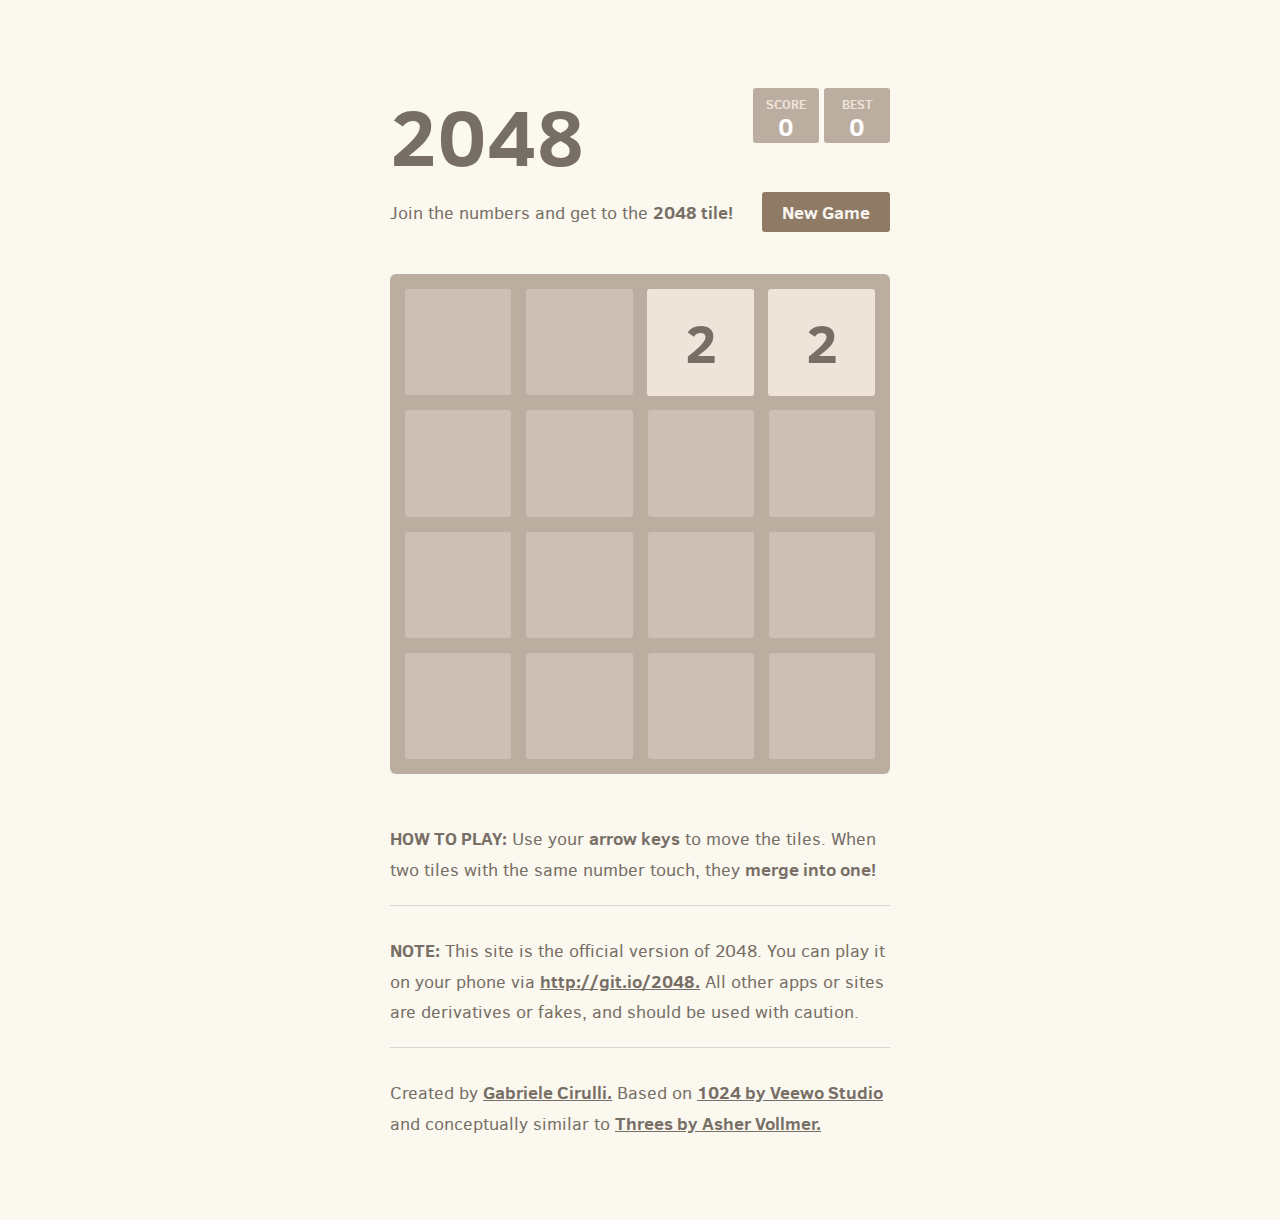
<file: games/2048/index.html>
<!DOCTYPE html>
<html>
<head>
  <meta charset="utf-8">
  <title>2048</title>

  <link href="style/main.css" rel="stylesheet" type="text/css">
  <link rel="shortcut icon" href="favicon.ico">
  <link rel="apple-touch-icon" href="meta/apple-touch-icon.png">
  <link rel="apple-touch-startup-image" href="meta/apple-touch-startup-image-640x1096.png" media="(device-width: 320px) and (device-height: 568px) and (-webkit-device-pixel-ratio: 2)"> <!-- iPhone 5+ -->
  <link rel="apple-touch-startup-image" href="meta/apple-touch-startup-image-640x920.png"  media="(device-width: 320px) and (device-height: 480px) and (-webkit-device-pixel-ratio: 2)"> <!-- iPhone, retina -->
  <meta name="apple-mobile-web-app-capable" content="yes">
  <meta name="apple-mobile-web-app-status-bar-style" content="black">

  <meta name="HandheldFriendly" content="True">
  <meta name="MobileOptimized" content="320">
  <meta name="viewport" content="width=device-width, target-densitydpi=160dpi, initial-scale=1.0, maximum-scale=1, user-scalable=no, minimal-ui">
</head>
<body>
  <div class="container">
    <div class="heading">
      <h1 class="title">2048</h1>
      <div class="scores-container">
        <div class="score-container">0</div>
        <div class="best-container">0</div>
      </div>
    </div>

    <div class="above-game">
      <p class="game-intro">Join the numbers and get to the <strong>2048 tile!</strong></p>
      <a class="restart-button">New Game</a>
    </div>

    <div class="game-container">
      <div class="game-message">
        <p></p>
        <div class="lower">
	        <a class="keep-playing-button">Keep going</a>
          <a class="retry-button">Try again</a>
        </div>
      </div>

      <div class="grid-container">
        <div class="grid-row">
          <div class="grid-cell"></div>
          <div class="grid-cell"></div>
          <div class="grid-cell"></div>
          <div class="grid-cell"></div>
        </div>
        <div class="grid-row">
          <div class="grid-cell"></div>
          <div class="grid-cell"></div>
          <div class="grid-cell"></div>
          <div class="grid-cell"></div>
        </div>
        <div class="grid-row">
          <div class="grid-cell"></div>
          <div class="grid-cell"></div>
          <div class="grid-cell"></div>
          <div class="grid-cell"></div>
        </div>
        <div class="grid-row">
          <div class="grid-cell"></div>
          <div class="grid-cell"></div>
          <div class="grid-cell"></div>
          <div class="grid-cell"></div>
        </div>
      </div>

      <div class="tile-container">

      </div>
    </div>

    <p class="game-explanation">
      <strong class="important">How to play:</strong> Use your <strong>arrow keys</strong> to move the tiles. When two tiles with the same number touch, they <strong>merge into one!</strong>
    </p>
    <hr>
    <p>
    <strong class="important">Note:</strong> This site is the official version of 2048. You can play it on your phone via <a href="http://git.io/2048">http://git.io/2048.</a> All other apps or sites are derivatives or fakes, and should be used with caution.
    </p>
    <hr>
    <p>
    Created by <a href="http://gabrielecirulli.com" target="_blank">Gabriele Cirulli.</a> Based on <a href="https://itunes.apple.com/us/app/1024!/id823499224" target="_blank">1024 by Veewo Studio</a> and conceptually similar to <a href="http://asherv.com/threes/" target="_blank">Threes by Asher Vollmer.</a>
    </p>
  </div>

  <script src="js/bind_polyfill.js"></script>
  <script src="js/classlist_polyfill.js"></script>
  <script src="js/animframe_polyfill.js"></script>
  <script src="js/keyboard_input_manager.js"></script>
  <script src="js/html_actuator.js"></script>
  <script src="js/grid.js"></script>
  <script src="js/tile.js"></script>
  <script src="js/local_storage_manager.js"></script>
  <script src="js/game_manager.js"></script>
  <script src="js/application.js"></script>
</body>
</html>
</file>
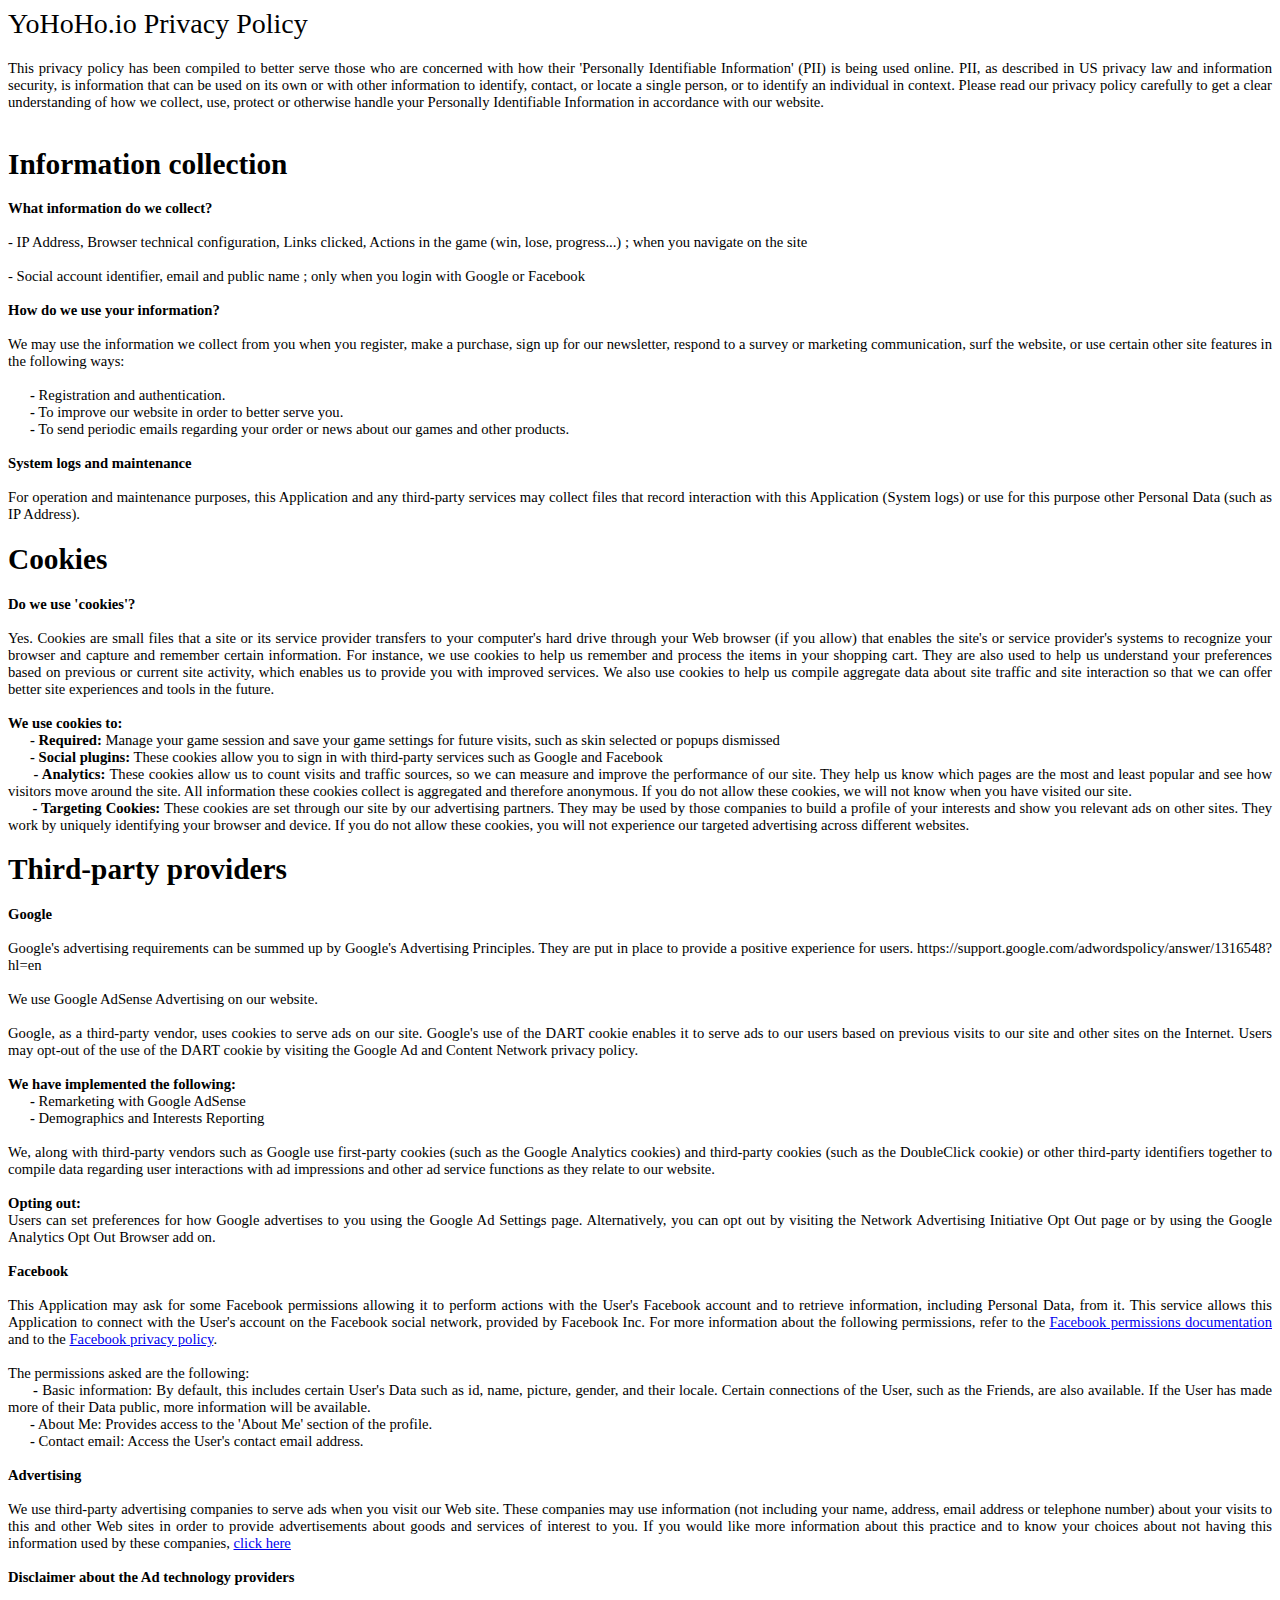
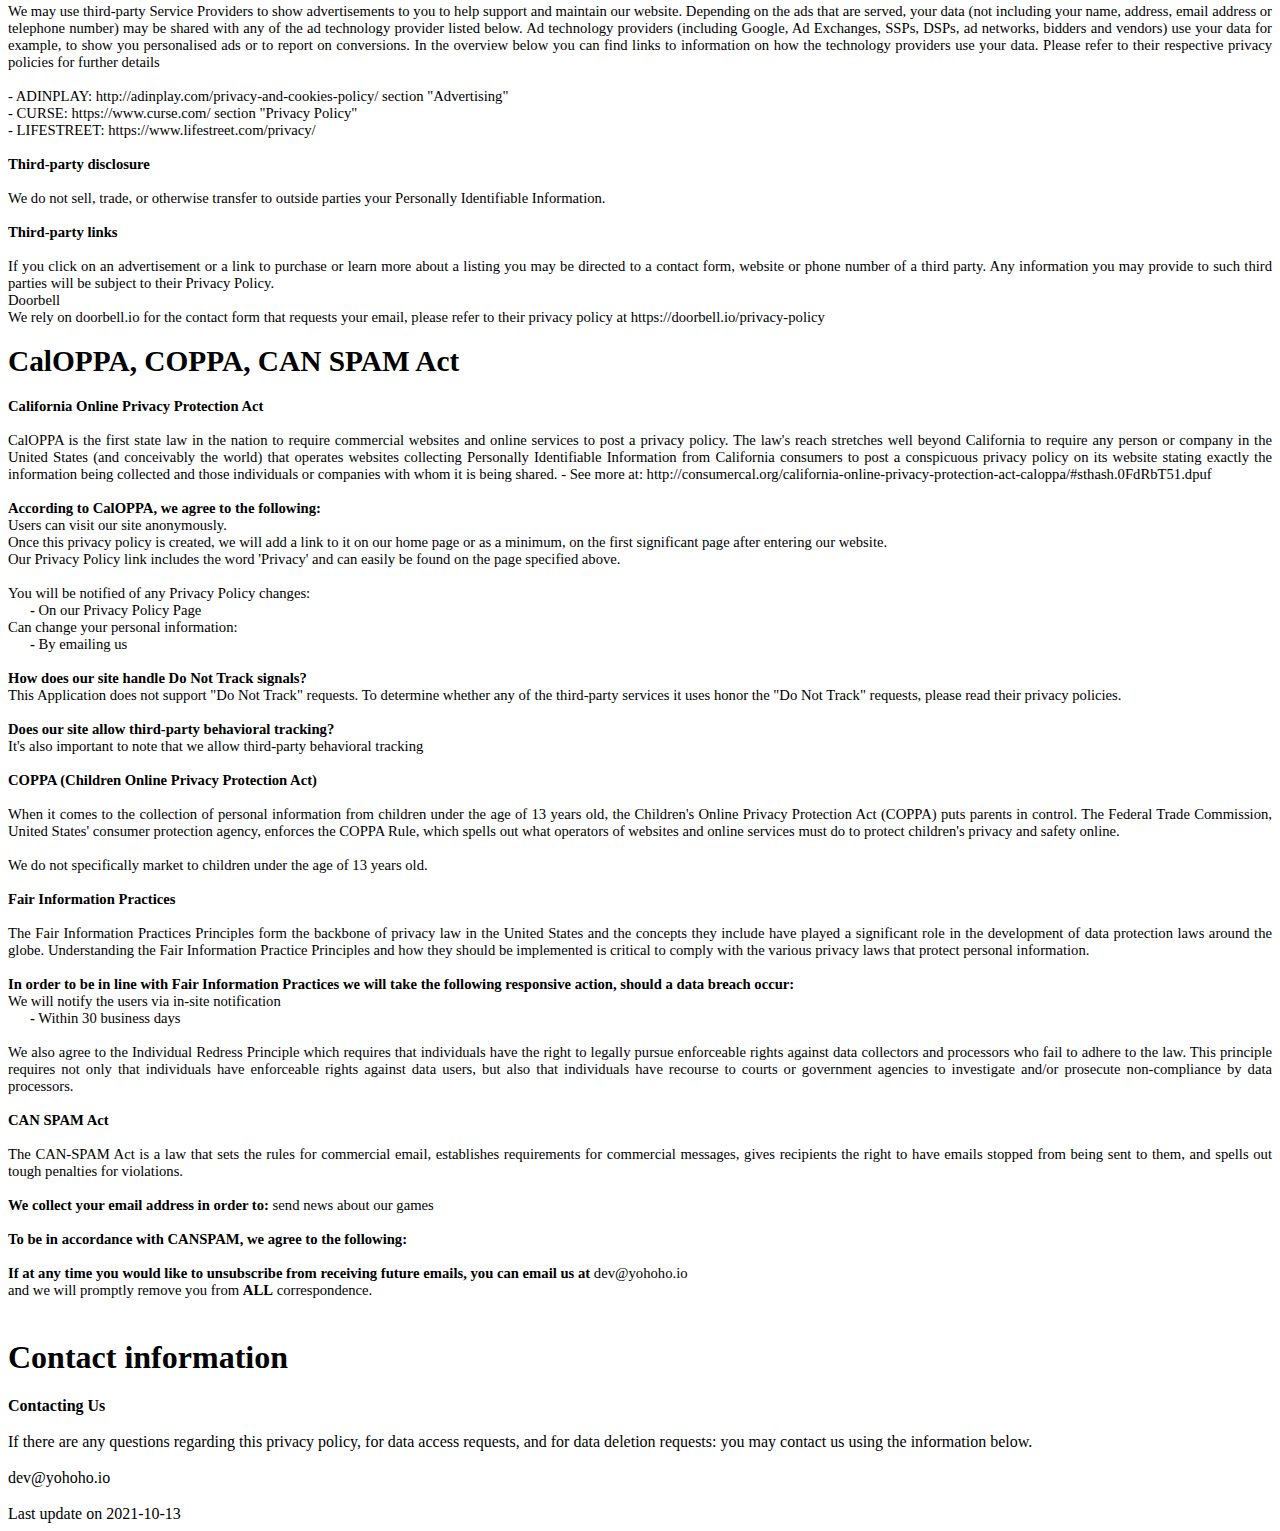
<file: games/yohoho/privacypolicy.html>
<html>

<head>
    <link rel="canonical" href="https://yohoho.io/privacypolicy.html" />
    <meta http-equiv="Content-Type" content="text/html; charset=utf-8">
    <style>
        #ppBody {
            font-size: 11pt;
            width: 100%;
            margin: 0 auto;
            text-align: justify;
        }

        #ppHeader {
            font-family: verdana;
            font-size: 21pt;
            width: 100%;
            margin: 0 auto;
        }

        .ppConsistencies {
            display: none;
        }

    </style>
</head>

<body>
    <div id="ppHeader">YoHoHo.io Privacy Policy</div>
    <div id="ppBody">
        <div class="ppConsistencies">
            <div class="col-2">
                <div class="quick-links text-center">Information Collection</div>
            </div>
            <div class="col-2">
                <div class="quick-links text-center">Information Usage</div>
            </div>
            <div class="col-2">
                <div class="quick-links text-center">Information Protection</div>
            </div>
            <div class="col-2">
                <div class="quick-links text-center">Cookie Usage</div>
            </div>
            <div class="col-2">
                <div class="quick-links text-center">3rd Party Disclosure</div>
            </div>
            <div class="col-2">
                <div class="quick-links text-center">3rd Party Links</div>
            </div>
            <div class="col-2"></div>
        </div>
        <div style="clear:both;height:10px;"></div>
        <div class="ppConsistencies">
            <div class="col-2">
                <div class="col-12 quick-links2 gen-text-center">Google AdSense</div>
            </div>
            <div class="col-2">
                <div class="col-12 quick-links2 gen-text-center"> Fair Information Practices
                    <div class="col-8 gen-text-left gen-xs-text-center" style="font-size:12px;position:relative;left:20px;">Fair information<br> Practices</div>
                </div>
            </div>
            <div class="col-2">
                <div class="col-12 quick-links2 gen-text-center coppa-pad"> COPPA </div>
            </div>
            <div class="col-2">
                <div class="col-12 quick-links2 quick4 gen-text-center caloppa-pad"> CalOPPA </div>
            </div>
            <div class="col-2">
                <div class="quick-links2 gen-text-center">Our Contact Information<br></div>
            </div>
        </div>
        <div style="clear:both;height:10px;"></div>
        <div class="innerText">This privacy policy has been compiled to better serve those who are concerned with how their 'Personally Identifiable Information' (PII) is being used online. PII, as described in US privacy law and information security, is information that can be used on its own or with other information to identify, contact, or locate a single person, or to identify an individual in context. Please read our privacy policy carefully to get a clear understanding of how we collect, use, protect or otherwise handle your Personally Identifiable Information in accordance with our website.<br></div><span id="infoCo"></span><br>

        <h1>Information collection</h1>
        <div class="grayText"><strong>What information do we collect?</strong></div><br>
        <div class="innerText">- IP Address, Browser technical configuration, Links clicked, Actions in the game (win, lose, progress...) ; when you navigate on the site</div><br>
        <div class="innerText">- Social account identifier, email and public name ; only when you login with Google or Facebook</div><br>
        <div class="grayText"><strong>How do we use your information? </strong></div><br>
        <div class="innerText"> We may use the information we collect from you when you register, make a purchase, sign up for our newsletter, respond to a survey or marketing communication, surf the website, or use certain other site features in the following ways:<br><br></div>
        <div class="innerText">&nbsp;&nbsp;&nbsp;&nbsp;&nbsp; <strong>-</strong> Registration and authentication.</div>
        <div class="innerText">&nbsp;&nbsp;&nbsp;&nbsp;&nbsp; <strong>-</strong> To improve our website in order to better serve you.</div>
        <div class="innerText">&nbsp;&nbsp;&nbsp;&nbsp;&nbsp; <strong>-</strong> To send periodic emails regarding your order or news about our games and other products.</div><br>
        <div class="blueText"><strong>System logs and maintenance</strong></div><br>
        <div class="innerText">For operation and maintenance purposes, this Application and any third-party services may collect files that record interaction with this Application (System logs) or use for this purpose other Personal Data (such as IP Address).</div>

        <h1 id="cookies">Cookies</h1>
        <div class="grayText"><strong>Do we use 'cookies'?</strong></div><br>
        <div class="innerText">Yes. Cookies are small files that a site or its service provider transfers to your computer's hard drive through your Web browser (if you allow) that enables the site's or service provider's systems to recognize your browser and capture and remember certain information. For instance, we use cookies to help us remember and process the items in your shopping cart. They are also used to help us understand your preferences based on previous or current site activity, which enables us to provide you with improved services. We also use cookies to help us compile aggregate data about site traffic and site interaction so that we can offer better site experiences and tools in the future.</div>
        <div class="innerText"><br><strong>We use cookies to:</strong></div>
        <div class="innerText">&nbsp;&nbsp;&nbsp;&nbsp;&nbsp; <strong>- Required:</strong> Manage your game session and save your game settings for future visits, such as skin selected or popups dismissed</div>
        <div class="innerText">&nbsp;&nbsp;&nbsp;&nbsp;&nbsp; <strong>- Social plugins:</strong> These cookies allow you to sign in with third-party services such as Google and Facebook</div>
        <div class="innerText">&nbsp;&nbsp;&nbsp;&nbsp;&nbsp; <strong>- Analytics:</strong> These cookies allow us to count visits and traffic sources, so we can measure and improve the performance of our site. They help us know which pages are the most and least popular and see how visitors move around the site. All information these cookies collect is aggregated and therefore anonymous. If you do not allow these cookies, we will not know when you have visited our site.</div>
        <div class="innerText">&nbsp;&nbsp;&nbsp;&nbsp;&nbsp; <strong>- Targeting Cookies:</strong> These cookies are set through our site by our advertising partners. They may be used by those companies to build a profile of your interests and show you relevant ads on other sites. They work by uniquely identifying your browser and device. If you do not allow these cookies, you will not experience our targeted advertising across different websites.</div>


        <h1>Third-party providers</h1>
        <div class="blueText"><strong>Google</strong></div><br>
        <div class="innerText">Google's advertising requirements can be summed up by Google's Advertising Principles. They are put in place to provide a positive experience for users. https://support.google.com/adwordspolicy/answer/1316548?hl=en <br><br></div>
        <div class="innerText">We use Google AdSense Advertising on our website.</div>
        <div class="innerText"><br>Google, as a third-party vendor, uses cookies to serve ads on our site. Google's use of the DART cookie enables it to serve ads to our users based on previous visits to our site and other sites on the Internet. Users may opt-out of the use of the DART cookie by visiting the Google Ad and Content Network privacy policy.<br></div>
        <div class="innerText"><br><strong>We have implemented the following:</strong></div>
        <div class="innerText">&nbsp;&nbsp;&nbsp;&nbsp;&nbsp; <strong>-</strong> Remarketing with Google AdSense</div>
        <div class="innerText">&nbsp;&nbsp;&nbsp;&nbsp;&nbsp; <strong>-</strong> Demographics and Interests Reporting</div><br>
        <div class="innerText">We, along with third-party vendors such as Google use first-party cookies (such as the Google Analytics cookies) and third-party cookies (such as the DoubleClick cookie) or other third-party identifiers together to compile data regarding user interactions with ad impressions and other ad service functions as they relate to our website. </div>
        <div class="innerText"><br><strong>Opting out:</strong><br>Users can set preferences for how Google advertises to you using the Google Ad Settings page. Alternatively, you can opt out by visiting the Network Advertising Initiative Opt Out page or by using the Google Analytics Opt Out Browser add on.</div><span id="calOppa"></span><br>

        <div class="blueText"><strong>Facebook</strong></div><br>
        <div class="innerText">This Application may ask for some Facebook permissions allowing it to perform actions with the User's Facebook account and to retrieve information, including Personal Data, from it. This service allows this Application to connect with the User's account on the Facebook social network, provided by Facebook Inc. For more information about the following permissions, refer to the <a href="https://developers.facebook.com/docs/authentication/permissions/">Facebook permissions documentation</a> and to the <a href="https://www.facebook.com/about/privacy/">Facebook privacy policy</a>.<br><br></div>
        <div class="innerText">The permissions asked are the following:</div>
        <div class="innerText">&nbsp;&nbsp;&nbsp;&nbsp;&nbsp; <strong>-</strong> Basic information: By default, this includes certain User's Data such as id, name, picture, gender, and their locale. Certain connections of the User, such as the Friends, are also available. If the User has made more of their Data public, more information will be available.</div>
        <div class="innerText">&nbsp;&nbsp;&nbsp;&nbsp;&nbsp; <strong>-</strong> About Me: Provides access to the 'About Me' section of the profile.</div>
        <div class="innerText">&nbsp;&nbsp;&nbsp;&nbsp;&nbsp; <strong>-</strong> Contact email: Access the User's contact email address.</div><br>
        <div class="blueText"><strong>Advertising</strong></div><br>
        <div class="innerText">We use third-party advertising companies to serve ads when you visit our Web site. These companies may use information (not including your name, address, email address or telephone number) about your visits to this and other Web sites in order to provide advertisements about goods and services of interest to you. If you would like more information about this practice and to know your choices about not having this information used by these companies, <a href="http://www.networkadvertising.org/managing/opt_out.asp" target="_blank">click here</a><br><br></div>
        <div class="blueText"><strong>Disclaimer about the Ad technology providers</strong></div><br>
        <div class="innerText">We may use third-party Service Providers to show advertisements to you to help support and maintain our website. Depending on the ads that are served, your data (not including your name, address, email address or telephone number) may be shared with any of the ad technology provider listed below. Ad technology providers (including Google, Ad Exchanges, SSPs, DSPs, ad networks, bidders and vendors) use your data for example, to show you personalised ads or to report on conversions. In the overview below you can find links to information on how the technology providers use your data. Please refer to their respective privacy policies for further details</div><br>
        <div class="innerText">- ADINPLAY: http://adinplay.com/privacy-and-cookies-policy/ section "Advertising"</div>
        <div class="innerText">- CURSE: https://www.curse.com/ section "Privacy Policy"</div>
        <div class="innerText">- LIFESTREET: https://www.lifestreet.com/privacy/</div><br>
        <div class="grayText"><strong>Third-party disclosure</strong></div><br>
        <div class="innerText">We do not sell, trade, or otherwise transfer to outside parties your Personally Identifiable Information.</div><span id="trLi"></span><br>
        <div class="grayText"><strong>Third-party links</strong></div><br>
        <div class="innerText">If you click on an advertisement or a link to purchase or learn more about a listing you may be directed to a contact form, website or phone number of a third party. Any information you may provide to such third parties will be subject to their Privacy Policy.</div><span id="gooAd"></span>
        <div class="grayText">Doorbell</div>
        <div class="innerText">We rely on doorbell.io for the contact form that requests your email, please refer to their privacy policy at https://doorbell.io/privacy-policy</div>

        <h1>CalOPPA, COPPA, CAN SPAM Act</h1>
        <div class="blueText"><strong>California Online Privacy Protection Act</strong></div><br>
        <div class="innerText">CalOPPA is the first state law in the nation to require commercial websites and online services to post a privacy policy. The law's reach stretches well beyond California to require any person or company in the United States (and conceivably the world) that operates websites collecting Personally Identifiable Information from California consumers to post a conspicuous privacy policy on its website stating exactly the information being collected and those individuals or companies with whom it is being shared. - See more at: http://consumercal.org/california-online-privacy-protection-act-caloppa/#sthash.0FdRbT51.dpuf<br></div>
        <div class="innerText"><br><strong>According to CalOPPA, we agree to the following:</strong><br></div>
        <div class="innerText">Users can visit our site anonymously.</div>
        <div class="innerText">Once this privacy policy is created, we will add a link to it on our home page or as a minimum, on the first significant page after entering our website.<br></div>
        <div class="innerText">Our Privacy Policy link includes the word 'Privacy' and can easily be found on the page specified above.</div>
        <div class="innerText"><br>You will be notified of any Privacy Policy changes:</div>
        <div class="innerText">&nbsp;&nbsp;&nbsp;&nbsp;&nbsp; <strong>-</strong> On our Privacy Policy Page<br></div>
        <div class="innerText">Can change your personal information:</div>
        <div class="innerText">&nbsp;&nbsp;&nbsp;&nbsp;&nbsp; <strong>-</strong> By emailing us</div>
        <div class="innerText"><br><strong>How does our site handle Do Not Track signals?</strong><br></div>
        <div class="innerText">This Application does not support "Do Not Track" requests. To determine whether any of the third-party services it uses honor the "Do Not Track" requests, please read their privacy policies.</div>
        <div class="innerText"><br><strong>Does our site allow third-party behavioral tracking?</strong><br></div>
        <div class="innerText">It's also important to note that we allow third-party behavioral tracking</div><span id="coppAct"></span><br>
        <div class="blueText"><strong>COPPA (Children Online Privacy Protection Act)</strong></div><br>
        <div class="innerText">When it comes to the collection of personal information from children under the age of 13 years old, the Children's Online Privacy Protection Act (COPPA) puts parents in control. The Federal Trade Commission, United States' consumer protection agency, enforces the COPPA Rule, which spells out what operators of websites and online services must do to protect children's privacy and safety online.<br><br></div>
        <div class="innerText">We do not specifically market to children under the age of 13 years old.</div>
        <span id="ftcFip"></span><br>
        <div class="blueText"><strong>Fair Information Practices</strong></div><br>
        <div class="innerText">The Fair Information Practices Principles form the backbone of privacy law in the United States and the concepts they include have played a significant role in the development of data protection laws around the globe. Understanding the Fair Information Practice Principles and how they should be implemented is critical to comply with the various privacy laws that protect personal information.<br><br></div>
        <div class="innerText"><strong>In order to be in line with Fair Information Practices we will take the following responsive action, should a data breach occur:</strong></div>
        <div class="innerText">We will notify the users via in-site notification</div>
        <div class="innerText">&nbsp;&nbsp;&nbsp;&nbsp;&nbsp; <strong>-</strong> Within 30 business days</div>
        <div class="innerText"><br>We also agree to the Individual Redress Principle which requires that individuals have the right to legally pursue enforceable rights against data collectors and processors who fail to adhere to the law. This principle requires not only that individuals have enforceable rights against data users, but also that individuals have recourse to courts or government agencies to investigate and/or prosecute non-compliance by data processors.</div><span id="canSpam"></span><br>
        <div class="blueText"><strong>CAN SPAM Act</strong></div><br>
        <div class="innerText">The CAN-SPAM Act is a law that sets the rules for commercial email, establishes requirements for commercial messages, gives recipients the right to have emails stopped from being sent to them, and spells out tough penalties for violations.<br><br></div>
        <div class="innerText"><strong>We collect your email address in order to:</strong> send news about our games</div>
        <div class="innerText"><br><strong>To be in accordance with CANSPAM, we agree to the following:</strong></div>
        <div class="innerText"><strong><br>If at any time you would like to unsubscribe from receiving future emails, you can email us at</strong> dev@yohoho.io</div> and we will promptly remove you from <strong>ALL</strong> correspondence.
    </div><br><span id="ourCon"></span>

    <h1>Contact information</h1>
    <div class="blueText"><strong>Contacting Us</strong></div><br>
    <div class="innerText">If there are any questions regarding this privacy policy, for data access requests, and for data deletion requests: you may contact us using the information below.<br><br></div>
    <div class="innerText">dev@yohoho.io</div>
    <div class="innerText"><br>Last update on 2021-10-13</div>
</body>

</html>
</file>
<file: games/2048/style/main.css>
@import url(fonts/clear-sans.css);
html, body {
  margin: 0;
  padding: 0;
  background: #faf8ef;
  color: #776e65;
  font-family: "Clear Sans", "Helvetica Neue", Arial, sans-serif;
  font-size: 18px; }

body {
  margin: 80px 0; }

.heading:after {
  content: "";
  display: block;
  clear: both; }

h1.title {
  font-size: 80px;
  font-weight: bold;
  margin: 0;
  display: block;
  float: left; }

@-webkit-keyframes move-up {
  0% {
    top: 25px;
    opacity: 1; }

  100% {
    top: -50px;
    opacity: 0; } }
@-moz-keyframes move-up {
  0% {
    top: 25px;
    opacity: 1; }

  100% {
    top: -50px;
    opacity: 0; } }
@keyframes move-up {
  0% {
    top: 25px;
    opacity: 1; }

  100% {
    top: -50px;
    opacity: 0; } }
.scores-container {
  float: right;
  text-align: right; }

.score-container, .best-container {
  position: relative;
  display: inline-block;
  background: #bbada0;
  padding: 15px 25px;
  font-size: 25px;
  height: 25px;
  line-height: 47px;
  font-weight: bold;
  border-radius: 3px;
  color: white;
  margin-top: 8px;
  text-align: center; }
  .score-container:after, .best-container:after {
    position: absolute;
    width: 100%;
    top: 10px;
    left: 0;
    text-transform: uppercase;
    font-size: 13px;
    line-height: 13px;
    text-align: center;
    color: #eee4da; }
  .score-container .score-addition, .best-container .score-addition {
    position: absolute;
    right: 30px;
    color: red;
    font-size: 25px;
    line-height: 25px;
    font-weight: bold;
    color: rgba(119, 110, 101, 0.9);
    z-index: 100;
    -webkit-animation: move-up 600ms ease-in;
    -moz-animation: move-up 600ms ease-in;
    animation: move-up 600ms ease-in;
    -webkit-animation-fill-mode: both;
    -moz-animation-fill-mode: both;
    animation-fill-mode: both; }

.score-container:after {
  content: "Score"; }

.best-container:after {
  content: "Best"; }

p {
  margin-top: 0;
  margin-bottom: 10px;
  line-height: 1.65; }

a {
  color: #776e65;
  font-weight: bold;
  text-decoration: underline;
  cursor: pointer; }

strong.important {
  text-transform: uppercase; }

hr {
  border: none;
  border-bottom: 1px solid #d8d4d0;
  margin-top: 20px;
  margin-bottom: 30px; }

.container {
  width: 500px;
  margin: 0 auto; }

@-webkit-keyframes fade-in {
  0% {
    opacity: 0; }

  100% {
    opacity: 1; } }
@-moz-keyframes fade-in {
  0% {
    opacity: 0; }

  100% {
    opacity: 1; } }
@keyframes fade-in {
  0% {
    opacity: 0; }

  100% {
    opacity: 1; } }
.game-container {
  margin-top: 40px;
  position: relative;
  padding: 15px;
  cursor: default;
  -webkit-touch-callout: none;
  -ms-touch-callout: none;
  -webkit-user-select: none;
  -moz-user-select: none;
  -ms-user-select: none;
  -ms-touch-action: none;
  touch-action: none;
  background: #bbada0;
  border-radius: 6px;
  width: 500px;
  height: 500px;
  -webkit-box-sizing: border-box;
  -moz-box-sizing: border-box;
  box-sizing: border-box; }
  .game-container .game-message {
    display: none;
    position: absolute;
    top: 0;
    right: 0;
    bottom: 0;
    left: 0;
    background: rgba(238, 228, 218, 0.5);
    z-index: 100;
    text-align: center;
    -webkit-animation: fade-in 800ms ease 1200ms;
    -moz-animation: fade-in 800ms ease 1200ms;
    animation: fade-in 800ms ease 1200ms;
    -webkit-animation-fill-mode: both;
    -moz-animation-fill-mode: both;
    animation-fill-mode: both; }
    .game-container .game-message p {
      font-size: 60px;
      font-weight: bold;
      height: 60px;
      line-height: 60px;
      margin-top: 222px; }
    .game-container .game-message .lower {
      display: block;
      margin-top: 59px; }
    .game-container .game-message a {
      display: inline-block;
      background: #8f7a66;
      border-radius: 3px;
      padding: 0 20px;
      text-decoration: none;
      color: #f9f6f2;
      height: 40px;
      line-height: 42px;
      margin-left: 9px; }
      .game-container .game-message a.keep-playing-button {
        display: none; }
    .game-container .game-message.game-won {
      background: rgba(237, 194, 46, 0.5);
      color: #f9f6f2; }
      .game-container .game-message.game-won a.keep-playing-button {
        display: inline-block; }
    .game-container .game-message.game-won, .game-container .game-message.game-over {
      display: block; }

.grid-container {
  position: absolute;
  z-index: 1; }

.grid-row {
  margin-bottom: 15px; }
  .grid-row:last-child {
    margin-bottom: 0; }
  .grid-row:after {
    content: "";
    display: block;
    clear: both; }

.grid-cell {
  width: 106.25px;
  height: 106.25px;
  margin-right: 15px;
  float: left;
  border-radius: 3px;
  background: rgba(238, 228, 218, 0.35); }
  .grid-cell:last-child {
    margin-right: 0; }

.tile-container {
  position: absolute;
  z-index: 2; }

.tile, .tile .tile-inner {
  width: 107px;
  height: 107px;
  line-height: 107px; }
.tile.tile-position-1-1 {
  -webkit-transform: translate(0px, 0px);
  -moz-transform: translate(0px, 0px);
  -ms-transform: translate(0px, 0px);
  transform: translate(0px, 0px); }
.tile.tile-position-1-2 {
  -webkit-transform: translate(0px, 121px);
  -moz-transform: translate(0px, 121px);
  -ms-transform: translate(0px, 121px);
  transform: translate(0px, 121px); }
.tile.tile-position-1-3 {
  -webkit-transform: translate(0px, 242px);
  -moz-transform: translate(0px, 242px);
  -ms-transform: translate(0px, 242px);
  transform: translate(0px, 242px); }
.tile.tile-position-1-4 {
  -webkit-transform: translate(0px, 363px);
  -moz-transform: translate(0px, 363px);
  -ms-transform: translate(0px, 363px);
  transform: translate(0px, 363px); }
.tile.tile-position-2-1 {
  -webkit-transform: translate(121px, 0px);
  -moz-transform: translate(121px, 0px);
  -ms-transform: translate(121px, 0px);
  transform: translate(121px, 0px); }
.tile.tile-position-2-2 {
  -webkit-transform: translate(121px, 121px);
  -moz-transform: translate(121px, 121px);
  -ms-transform: translate(121px, 121px);
  transform: translate(121px, 121px); }
.tile.tile-position-2-3 {
  -webkit-transform: translate(121px, 242px);
  -moz-transform: translate(121px, 242px);
  -ms-transform: translate(121px, 242px);
  transform: translate(121px, 242px); }
.tile.tile-position-2-4 {
  -webkit-transform: translate(121px, 363px);
  -moz-transform: translate(121px, 363px);
  -ms-transform: translate(121px, 363px);
  transform: translate(121px, 363px); }
.tile.tile-position-3-1 {
  -webkit-transform: translate(242px, 0px);
  -moz-transform: translate(242px, 0px);
  -ms-transform: translate(242px, 0px);
  transform: translate(242px, 0px); }
.tile.tile-position-3-2 {
  -webkit-transform: translate(242px, 121px);
  -moz-transform: translate(242px, 121px);
  -ms-transform: translate(242px, 121px);
  transform: translate(242px, 121px); }
.tile.tile-position-3-3 {
  -webkit-transform: translate(242px, 242px);
  -moz-transform: translate(242px, 242px);
  -ms-transform: translate(242px, 242px);
  transform: translate(242px, 242px); }
.tile.tile-position-3-4 {
  -webkit-transform: translate(242px, 363px);
  -moz-transform: translate(242px, 363px);
  -ms-transform: translate(242px, 363px);
  transform: translate(242px, 363px); }
.tile.tile-position-4-1 {
  -webkit-transform: translate(363px, 0px);
  -moz-transform: translate(363px, 0px);
  -ms-transform: translate(363px, 0px);
  transform: translate(363px, 0px); }
.tile.tile-position-4-2 {
  -webkit-transform: translate(363px, 121px);
  -moz-transform: translate(363px, 121px);
  -ms-transform: translate(363px, 121px);
  transform: translate(363px, 121px); }
.tile.tile-position-4-3 {
  -webkit-transform: translate(363px, 242px);
  -moz-transform: translate(363px, 242px);
  -ms-transform: translate(363px, 242px);
  transform: translate(363px, 242px); }
.tile.tile-position-4-4 {
  -webkit-transform: translate(363px, 363px);
  -moz-transform: translate(363px, 363px);
  -ms-transform: translate(363px, 363px);
  transform: translate(363px, 363px); }

.tile {
  position: absolute;
  -webkit-transition: 100ms ease-in-out;
  -moz-transition: 100ms ease-in-out;
  transition: 100ms ease-in-out;
  -webkit-transition-property: -webkit-transform;
  -moz-transition-property: -moz-transform;
  transition-property: transform; }
  .tile .tile-inner {
    border-radius: 3px;
    background: #eee4da;
    text-align: center;
    font-weight: bold;
    z-index: 10;
    font-size: 55px; }
  .tile.tile-2 .tile-inner {
    background: #eee4da;
    box-shadow: 0 0 30px 10px rgba(243, 215, 116, 0), inset 0 0 0 1px rgba(255, 255, 255, 0); }
  .tile.tile-4 .tile-inner {
    background: #ede0c8;
    box-shadow: 0 0 30px 10px rgba(243, 215, 116, 0), inset 0 0 0 1px rgba(255, 255, 255, 0); }
  .tile.tile-8 .tile-inner {
    color: #f9f6f2;
    background: #f2b179; }
  .tile.tile-16 .tile-inner {
    color: #f9f6f2;
    background: #f59563; }
  .tile.tile-32 .tile-inner {
    color: #f9f6f2;
    background: #f67c5f; }
  .tile.tile-64 .tile-inner {
    color: #f9f6f2;
    background: #f65e3b; }
  .tile.tile-128 .tile-inner {
    color: #f9f6f2;
    background: #edcf72;
    box-shadow: 0 0 30px 10px rgba(243, 215, 116, 0.2381), inset 0 0 0 1px rgba(255, 255, 255, 0.14286);
    font-size: 45px; }
    @media screen and (max-width: 520px) {
      .tile.tile-128 .tile-inner {
        font-size: 25px; } }
  .tile.tile-256 .tile-inner {
    color: #f9f6f2;
    background: #edcc61;
    box-shadow: 0 0 30px 10px rgba(243, 215, 116, 0.31746), inset 0 0 0 1px rgba(255, 255, 255, 0.19048);
    font-size: 45px; }
    @media screen and (max-width: 520px) {
      .tile.tile-256 .tile-inner {
        font-size: 25px; } }
  .tile.tile-512 .tile-inner {
    color: #f9f6f2;
    background: #edc850;
    box-shadow: 0 0 30px 10px rgba(243, 215, 116, 0.39683), inset 0 0 0 1px rgba(255, 255, 255, 0.2381);
    font-size: 45px; }
    @media screen and (max-width: 520px) {
      .tile.tile-512 .tile-inner {
        font-size: 25px; } }
  .tile.tile-1024 .tile-inner {
    color: #f9f6f2;
    background: #edc53f;
    box-shadow: 0 0 30px 10px rgba(243, 215, 116, 0.47619), inset 0 0 0 1px rgba(255, 255, 255, 0.28571);
    font-size: 35px; }
    @media screen and (max-width: 520px) {
      .tile.tile-1024 .tile-inner {
        font-size: 15px; } }
  .tile.tile-2048 .tile-inner {
    color: #f9f6f2;
    background: #edc22e;
    box-shadow: 0 0 30px 10px rgba(243, 215, 116, 0.55556), inset 0 0 0 1px rgba(255, 255, 255, 0.33333);
    font-size: 35px; }
    @media screen and (max-width: 520px) {
      .tile.tile-2048 .tile-inner {
        font-size: 15px; } }
  .tile.tile-super .tile-inner {
    color: #f9f6f2;
    background: #3c3a32;
    font-size: 30px; }
    @media screen and (max-width: 520px) {
      .tile.tile-super .tile-inner {
        font-size: 10px; } }

@-webkit-keyframes appear {
  0% {
    opacity: 0;
    -webkit-transform: scale(0);
    -moz-transform: scale(0);
    -ms-transform: scale(0);
    transform: scale(0); }

  100% {
    opacity: 1;
    -webkit-transform: scale(1);
    -moz-transform: scale(1);
    -ms-transform: scale(1);
    transform: scale(1); } }
@-moz-keyframes appear {
  0% {
    opacity: 0;
    -webkit-transform: scale(0);
    -moz-transform: scale(0);
    -ms-transform: scale(0);
    transform: scale(0); }

  100% {
    opacity: 1;
    -webkit-transform: scale(1);
    -moz-transform: scale(1);
    -ms-transform: scale(1);
    transform: scale(1); } }
@keyframes appear {
  0% {
    opacity: 0;
    -webkit-transform: scale(0);
    -moz-transform: scale(0);
    -ms-transform: scale(0);
    transform: scale(0); }

  100% {
    opacity: 1;
    -webkit-transform: scale(1);
    -moz-transform: scale(1);
    -ms-transform: scale(1);
    transform: scale(1); } }
.tile-new .tile-inner {
  -webkit-animation: appear 200ms ease 100ms;
  -moz-animation: appear 200ms ease 100ms;
  animation: appear 200ms ease 100ms;
  -webkit-animation-fill-mode: backwards;
  -moz-animation-fill-mode: backwards;
  animation-fill-mode: backwards; }

@-webkit-keyframes pop {
  0% {
    -webkit-transform: scale(0);
    -moz-transform: scale(0);
    -ms-transform: scale(0);
    transform: scale(0); }

  50% {
    -webkit-transform: scale(1.2);
    -moz-transform: scale(1.2);
    -ms-transform: scale(1.2);
    transform: scale(1.2); }

  100% {
    -webkit-transform: scale(1);
    -moz-transform: scale(1);
    -ms-transform: scale(1);
    transform: scale(1); } }
@-moz-keyframes pop {
  0% {
    -webkit-transform: scale(0);
    -moz-transform: scale(0);
    -ms-transform: scale(0);
    transform: scale(0); }

  50% {
    -webkit-transform: scale(1.2);
    -moz-transform: scale(1.2);
    -ms-transform: scale(1.2);
    transform: scale(1.2); }

  100% {
    -webkit-transform: scale(1);
    -moz-transform: scale(1);
    -ms-transform: scale(1);
    transform: scale(1); } }
@keyframes pop {
  0% {
    -webkit-transform: scale(0);
    -moz-transform: scale(0);
    -ms-transform: scale(0);
    transform: scale(0); }

  50% {
    -webkit-transform: scale(1.2);
    -moz-transform: scale(1.2);
    -ms-transform: scale(1.2);
    transform: scale(1.2); }

  100% {
    -webkit-transform: scale(1);
    -moz-transform: scale(1);
    -ms-transform: scale(1);
    transform: scale(1); } }
.tile-merged .tile-inner {
  z-index: 20;
  -webkit-animation: pop 200ms ease 100ms;
  -moz-animation: pop 200ms ease 100ms;
  animation: pop 200ms ease 100ms;
  -webkit-animation-fill-mode: backwards;
  -moz-animation-fill-mode: backwards;
  animation-fill-mode: backwards; }

.above-game:after {
  content: "";
  display: block;
  clear: both; }

.game-intro {
  float: left;
  line-height: 42px;
  margin-bottom: 0; }

.restart-button {
  display: inline-block;
  background: #8f7a66;
  border-radius: 3px;
  padding: 0 20px;
  text-decoration: none;
  color: #f9f6f2;
  height: 40px;
  line-height: 42px;
  display: block;
  text-align: center;
  float: right; }

.game-explanation {
  margin-top: 50px; }

@media screen and (max-width: 520px) {
  html, body {
    font-size: 15px; }

  body {
    margin: 20px 0;
    padding: 0 20px; }

  h1.title {
    font-size: 27px;
    margin-top: 15px; }

  .container {
    width: 280px;
    margin: 0 auto; }

  .score-container, .best-container {
    margin-top: 0;
    padding: 15px 10px;
    min-width: 40px; }

  .heading {
    margin-bottom: 10px; }

  .game-intro {
    width: 55%;
    display: block;
    box-sizing: border-box;
    line-height: 1.65; }

  .restart-button {
    width: 42%;
    padding: 0;
    display: block;
    box-sizing: border-box;
    margin-top: 2px; }

  .game-container {
    margin-top: 17px;
    position: relative;
    padding: 10px;
    cursor: default;
    -webkit-touch-callout: none;
    -ms-touch-callout: none;
    -webkit-user-select: none;
    -moz-user-select: none;
    -ms-user-select: none;
    -ms-touch-action: none;
    touch-action: none;
    background: #bbada0;
    border-radius: 6px;
    width: 280px;
    height: 280px;
    -webkit-box-sizing: border-box;
    -moz-box-sizing: border-box;
    box-sizing: border-box; }
    .game-container .game-message {
      display: none;
      position: absolute;
      top: 0;
      right: 0;
      bottom: 0;
      left: 0;
      background: rgba(238, 228, 218, 0.5);
      z-index: 100;
      text-align: center;
      -webkit-animation: fade-in 800ms ease 1200ms;
      -moz-animation: fade-in 800ms ease 1200ms;
      animation: fade-in 800ms ease 1200ms;
      -webkit-animation-fill-mode: both;
      -moz-animation-fill-mode: both;
      animation-fill-mode: both; }
      .game-container .game-message p {
        font-size: 60px;
        font-weight: bold;
        height: 60px;
        line-height: 60px;
        margin-top: 222px; }
      .game-container .game-message .lower {
        display: block;
        margin-top: 59px; }
      .game-container .game-message a {
        display: inline-block;
        background: #8f7a66;
        border-radius: 3px;
        padding: 0 20px;
        text-decoration: none;
        color: #f9f6f2;
        height: 40px;
        line-height: 42px;
        margin-left: 9px; }
        .game-container .game-message a.keep-playing-button {
          display: none; }
      .game-container .game-message.game-won {
        background: rgba(237, 194, 46, 0.5);
        color: #f9f6f2; }
        .game-container .game-message.game-won a.keep-playing-button {
          display: inline-block; }
      .game-container .game-message.game-won, .game-container .game-message.game-over {
        display: block; }

  .grid-container {
    position: absolute;
    z-index: 1; }

  .grid-row {
    margin-bottom: 10px; }
    .grid-row:last-child {
      margin-bottom: 0; }
    .grid-row:after {
      content: "";
      display: block;
      clear: both; }

  .grid-cell {
    width: 57.5px;
    height: 57.5px;
    margin-right: 10px;
    float: left;
    border-radius: 3px;
    background: rgba(238, 228, 218, 0.35); }
    .grid-cell:last-child {
      margin-right: 0; }

  .tile-container {
    position: absolute;
    z-index: 2; }

  .tile, .tile .tile-inner {
    width: 58px;
    height: 58px;
    line-height: 58px; }
  .tile.tile-position-1-1 {
    -webkit-transform: translate(0px, 0px);
    -moz-transform: translate(0px, 0px);
    -ms-transform: translate(0px, 0px);
    transform: translate(0px, 0px); }
  .tile.tile-position-1-2 {
    -webkit-transform: translate(0px, 67px);
    -moz-transform: translate(0px, 67px);
    -ms-transform: translate(0px, 67px);
    transform: translate(0px, 67px); }
  .tile.tile-position-1-3 {
    -webkit-transform: translate(0px, 135px);
    -moz-transform: translate(0px, 135px);
    -ms-transform: translate(0px, 135px);
    transform: translate(0px, 135px); }
  .tile.tile-position-1-4 {
    -webkit-transform: translate(0px, 202px);
    -moz-transform: translate(0px, 202px);
    -ms-transform: translate(0px, 202px);
    transform: translate(0px, 202px); }
  .tile.tile-position-2-1 {
    -webkit-transform: translate(67px, 0px);
    -moz-transform: translate(67px, 0px);
    -ms-transform: translate(67px, 0px);
    transform: translate(67px, 0px); }
  .tile.tile-position-2-2 {
    -webkit-transform: translate(67px, 67px);
    -moz-transform: translate(67px, 67px);
    -ms-transform: translate(67px, 67px);
    transform: translate(67px, 67px); }
  .tile.tile-position-2-3 {
    -webkit-transform: translate(67px, 135px);
    -moz-transform: translate(67px, 135px);
    -ms-transform: translate(67px, 135px);
    transform: translate(67px, 135px); }
  .tile.tile-position-2-4 {
    -webkit-transform: translate(67px, 202px);
    -moz-transform: translate(67px, 202px);
    -ms-transform: translate(67px, 202px);
    transform: translate(67px, 202px); }
  .tile.tile-position-3-1 {
    -webkit-transform: translate(135px, 0px);
    -moz-transform: translate(135px, 0px);
    -ms-transform: translate(135px, 0px);
    transform: translate(135px, 0px); }
  .tile.tile-position-3-2 {
    -webkit-transform: translate(135px, 67px);
    -moz-transform: translate(135px, 67px);
    -ms-transform: translate(135px, 67px);
    transform: translate(135px, 67px); }
  .tile.tile-position-3-3 {
    -webkit-transform: translate(135px, 135px);
    -moz-transform: translate(135px, 135px);
    -ms-transform: translate(135px, 135px);
    transform: translate(135px, 135px); }
  .tile.tile-position-3-4 {
    -webkit-transform: translate(135px, 202px);
    -moz-transform: translate(135px, 202px);
    -ms-transform: translate(135px, 202px);
    transform: translate(135px, 202px); }
  .tile.tile-position-4-1 {
    -webkit-transform: translate(202px, 0px);
    -moz-transform: translate(202px, 0px);
    -ms-transform: translate(202px, 0px);
    transform: translate(202px, 0px); }
  .tile.tile-position-4-2 {
    -webkit-transform: translate(202px, 67px);
    -moz-transform: translate(202px, 67px);
    -ms-transform: translate(202px, 67px);
    transform: translate(202px, 67px); }
  .tile.tile-position-4-3 {
    -webkit-transform: translate(202px, 135px);
    -moz-transform: translate(202px, 135px);
    -ms-transform: translate(202px, 135px);
    transform: translate(202px, 135px); }
  .tile.tile-position-4-4 {
    -webkit-transform: translate(202px, 202px);
    -moz-transform: translate(202px, 202px);
    -ms-transform: translate(202px, 202px);
    transform: translate(202px, 202px); }

  .tile .tile-inner {
    font-size: 35px; }

  .game-message p {
    font-size: 30px !important;
    height: 30px !important;
    line-height: 30px !important;
    margin-top: 90px !important; }
  .game-message .lower {
    margin-top: 30px !important; } }
</file>
